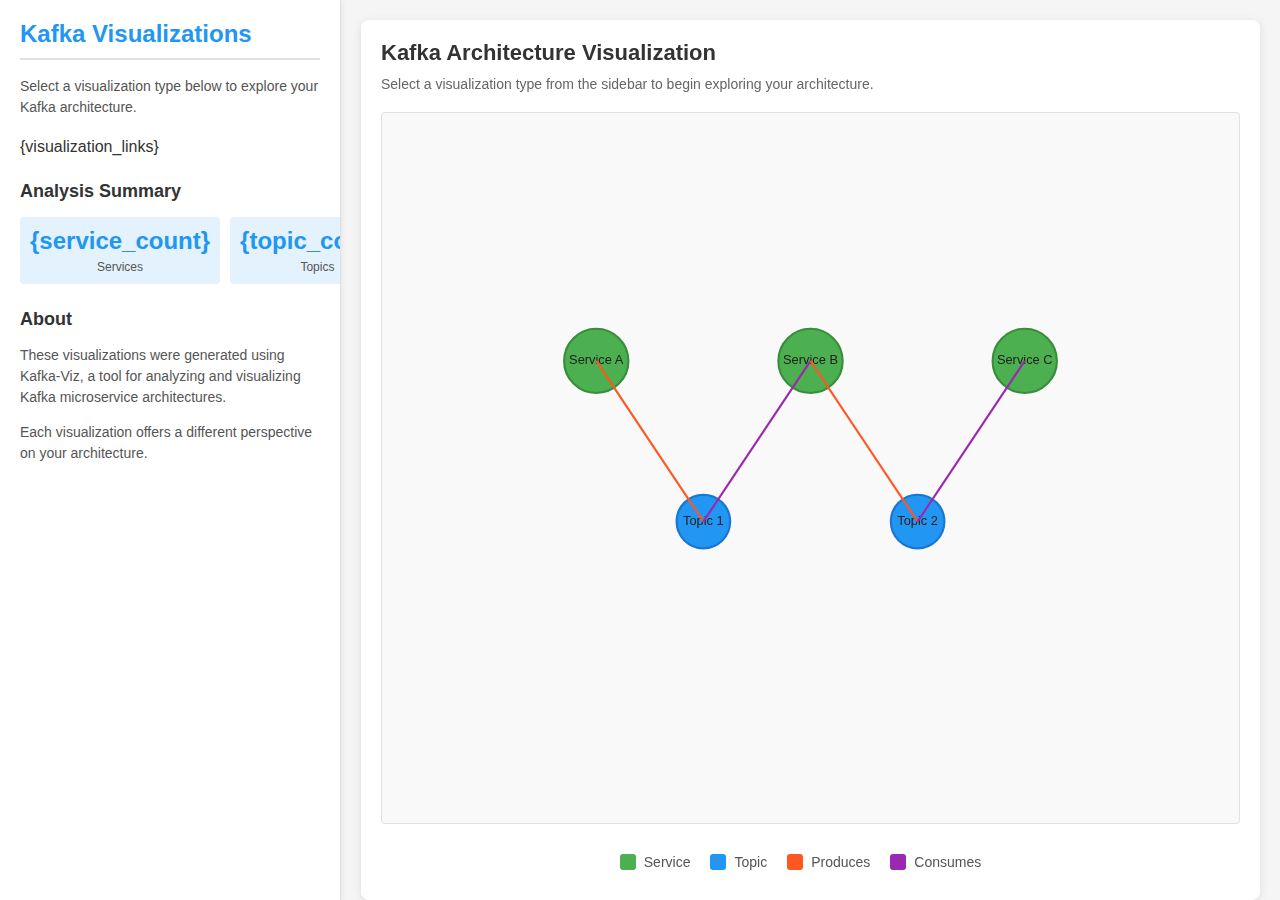
<file: kafka_viz/visualization/resources/templates/index/index.html>
<!DOCTYPE html>
<html lang="en">
<head>
    <meta charset="UTF-8">
    <meta name="viewport" content="width=device-width, initial-scale=1.0">
    <title>Kafka Visualization Dashboard</title>
    <link rel="stylesheet" href="styles.css">
</head>
<body>
    <div class="app-container">
        <div class="sidebar">
            <h1>Kafka Visualizations</h1>
            <p>Select a visualization type below to explore your Kafka architecture.</p>
            
            <div class="visualization-list">
                {visualization_links}
            </div>
            
            <div class="info-section">
                <h2>Analysis Summary</h2>
                <div class="stats">
                    <div class="stat-item">
                        <div class="stat-value">{service_count}</div>
                        <div class="stat-label">Services</div>
                    </div>
                    <div class="stat-item">
                        <div class="stat-value">{topic_count}</div>
                        <div class="stat-label">Topics</div>
                    </div>
                    <div class="stat-item">
                        <div class="stat-value">{schema_count}</div>
                        <div class="stat-label">Schemas</div>
                    </div>
                </div>
                
                <h2>About</h2>
                <p>These visualizations were generated using Kafka-Viz, a tool for analyzing and visualizing Kafka microservice architectures.</p>
                <p>Each visualization offers a different perspective on your architecture.</p>
            </div>
        </div>
        
        <div class="main-content">
            <div class="preview-container">
                <div class="preview-header">
                    <h2>Kafka Architecture Visualization</h2>
                    <p>Select a visualization type from the sidebar to begin exploring your architecture.</p>
                </div>
                <div class="preview-image">
                    <svg viewBox="0 0 800 500" class="preview-svg">
                        <!-- Service nodes -->
                        <circle cx="200" cy="150" r="30" class="node-service"></circle>
                        <text x="200" y="150" class="node-text">Service A</text>
                        
                        <circle cx="400" cy="150" r="30" class="node-service"></circle>
                        <text x="400" y="150" class="node-text">Service B</text>
                        
                        <circle cx="600" cy="150" r="30" class="node-service"></circle>
                        <text x="600" y="150" class="node-text">Service C</text>
                        
                        <!-- Topic nodes -->
                        <circle cx="300" cy="300" r="25" class="node-topic"></circle>
                        <text x="300" y="300" class="node-text">Topic 1</text>
                        
                        <circle cx="500" cy="300" r="25" class="node-topic"></circle>
                        <text x="500" y="300" class="node-text">Topic 2</text>
                        
                        <!-- Links -->
                        <line x1="200" y1="150" x2="300" y2="300" class="link-produces"></line>
                        <line x1="300" y1="300" x2="400" y2="150" class="link-consumes"></line>
                        <line x1="400" y1="150" x2="500" y2="300" class="link-produces"></line>
                        <line x1="500" y1="300" x2="600" y2="150" class="link-consumes"></line>
                    </svg>
                </div>
                <div class="preview-legend">
                    <div class="legend-item">
                        <div class="legend-color" style="background-color: #4caf50;"></div>
                        <div class="legend-label">Service</div>
                    </div>
                    <div class="legend-item">
                        <div class="legend-color" style="background-color: #2196f3;"></div>
                        <div class="legend-label">Topic</div>
                    </div>
                    <div class="legend-item">
                        <div class="legend-color" style="background-color: #ff5722;"></div>
                        <div class="legend-label">Produces</div>
                    </div>
                    <div class="legend-item">
                        <div class="legend-color" style="background-color: #9c27b0;"></div>
                        <div class="legend-label">Consumes</div>
                    </div>
                </div>
            </div>
        </div>
    </div>
</body>
</html>
</file>
<file: kafka_viz/visualization/resources/templates/index/styles.css>
body {
    font-family: Arial, sans-serif;
    margin: 0;
    padding: 0;
    background-color: #f5f5f5;
    color: #333;
}

.app-container {
    display: flex;
    height: 100vh;
}

.sidebar {
    width: 300px;
    background-color: white;
    border-right: 1px solid #e0e0e0;
    padding: 20px;
    box-shadow: 2px 0 5px rgba(0, 0, 0, 0.05);
    overflow-y: auto;
}

.sidebar h1 {
    font-size: 24px;
    margin-top: 0;
    color: #2196f3;
    border-bottom: 2px solid #e0e0e0;
    padding-bottom: 10px;
}

.sidebar h2 {
    font-size: 18px;
    margin-top: 25px;
    color: #333;
}

.sidebar p {
    line-height: 1.5;
    font-size: 14px;
    color: #555;
}

.visualization-list {
    margin: 20px 0;
}

.visualization-item {
    background-color: #f9f9f9;
    border: 1px solid #e0e0e0;
    border-radius: 4px;
    padding: 15px;
    margin-bottom: 10px;
    transition: all 0.2s ease;
}

.visualization-item:hover {
    background-color: #e3f2fd;
    border-color: #2196f3;
    transform: translateY(-2px);
    box-shadow: 0 4px 6px rgba(0, 0, 0, 0.1);
}

.visualization-name {
    font-weight: bold;
    font-size: 16px;
    color: #2196f3;
    margin-bottom: 5px;
}

.visualization-description {
    font-size: 13px;
    color: #666;
    margin-bottom: 10px;
}

.visualization-link {
    display: inline-block;
    text-decoration: none;
    background-color: #2196f3;
    color: white;
    padding: 5px 10px;
    font-size: 13px;
    border-radius: 3px;
    transition: background-color 0.2s ease;
}

.visualization-link:hover {
    background-color: #1976d2;
}

.main-content {
    flex: 1;
    padding: 20px;
    overflow-y: auto;
}

.stats {
    display: flex;
    margin: 15px 0;
}

.stat-item {
    flex: 1;
    text-align: center;
    background-color: #e3f2fd;
    padding: 10px;
    border-radius: 4px;
    margin-right: 10px;
}

.stat-item:last-child {
    margin-right: 0;
}

.stat-value {
    font-size: 24px;
    font-weight: bold;
    color: #2196f3;
}

.stat-label {
    font-size: 12px;
    color: #555;
    margin-top: 5px;
}

.preview-container {
    background-color: white;
    border-radius: 8px;
    box-shadow: 0 2px 10px rgba(0, 0, 0, 0.1);
    padding: 20px;
    height: calc(100vh - 60px);
    display: flex;
    flex-direction: column;
}

.preview-header {
    margin-bottom: 20px;
}

.preview-header h2 {
    font-size: 22px;
    margin: 0 0 10px 0;
    color: #333;
}

.preview-header p {
    font-size: 14px;
    color: #666;
    margin: 0;
}

.preview-image {
    flex: 1;
    overflow: hidden;
    border: 1px solid #e0e0e0;
    border-radius: 4px;
    display: flex;
    align-items: center;
    justify-content: center;
    background-color: #f9f9f9;
}

.preview-svg {
    width: 100%;
    height: 100%;
}

.preview-legend {
    display: flex;
    justify-content: center;
    margin-top: 20px;
    padding: 10px;
    background-color: rgba(255, 255, 255, 0.8);
    border-radius: 4px;
}

.legend-item {
    display: flex;
    align-items: center;
    margin-right: 20px;
}

.legend-color {
    width: 16px;
    height: 16px;
    margin-right: 8px;
    border-radius: 3px;
}

.legend-label {
    font-size: 14px;
    color: #555;
}

/* Node and link styles for the preview SVG */
.node-service {
    fill: #4caf50;
    stroke: #388e3c;
    stroke-width: 2px;
}

.node-topic {
    fill: #2196f3;
    stroke: #1976d2;
    stroke-width: 2px;
}

.link-produces {
    stroke: #ff5722;
    stroke-width: 2px;
}

.link-consumes {
    stroke: #9c27b0;
    stroke-width: 2px;
}

.node-text {
    font-size: 12px;
    fill: #212121;
    text-anchor: middle;
    dominant-baseline: middle;
}

/* Responsive adjustments */
@media (max-width: 900px) {
    .app-container {
        flex-direction: column;
    }
    
    .sidebar {
        width: 100%;
        max-height: 40vh;
    }
    
    .preview-container {
        height: auto;
    }
}
</file>
